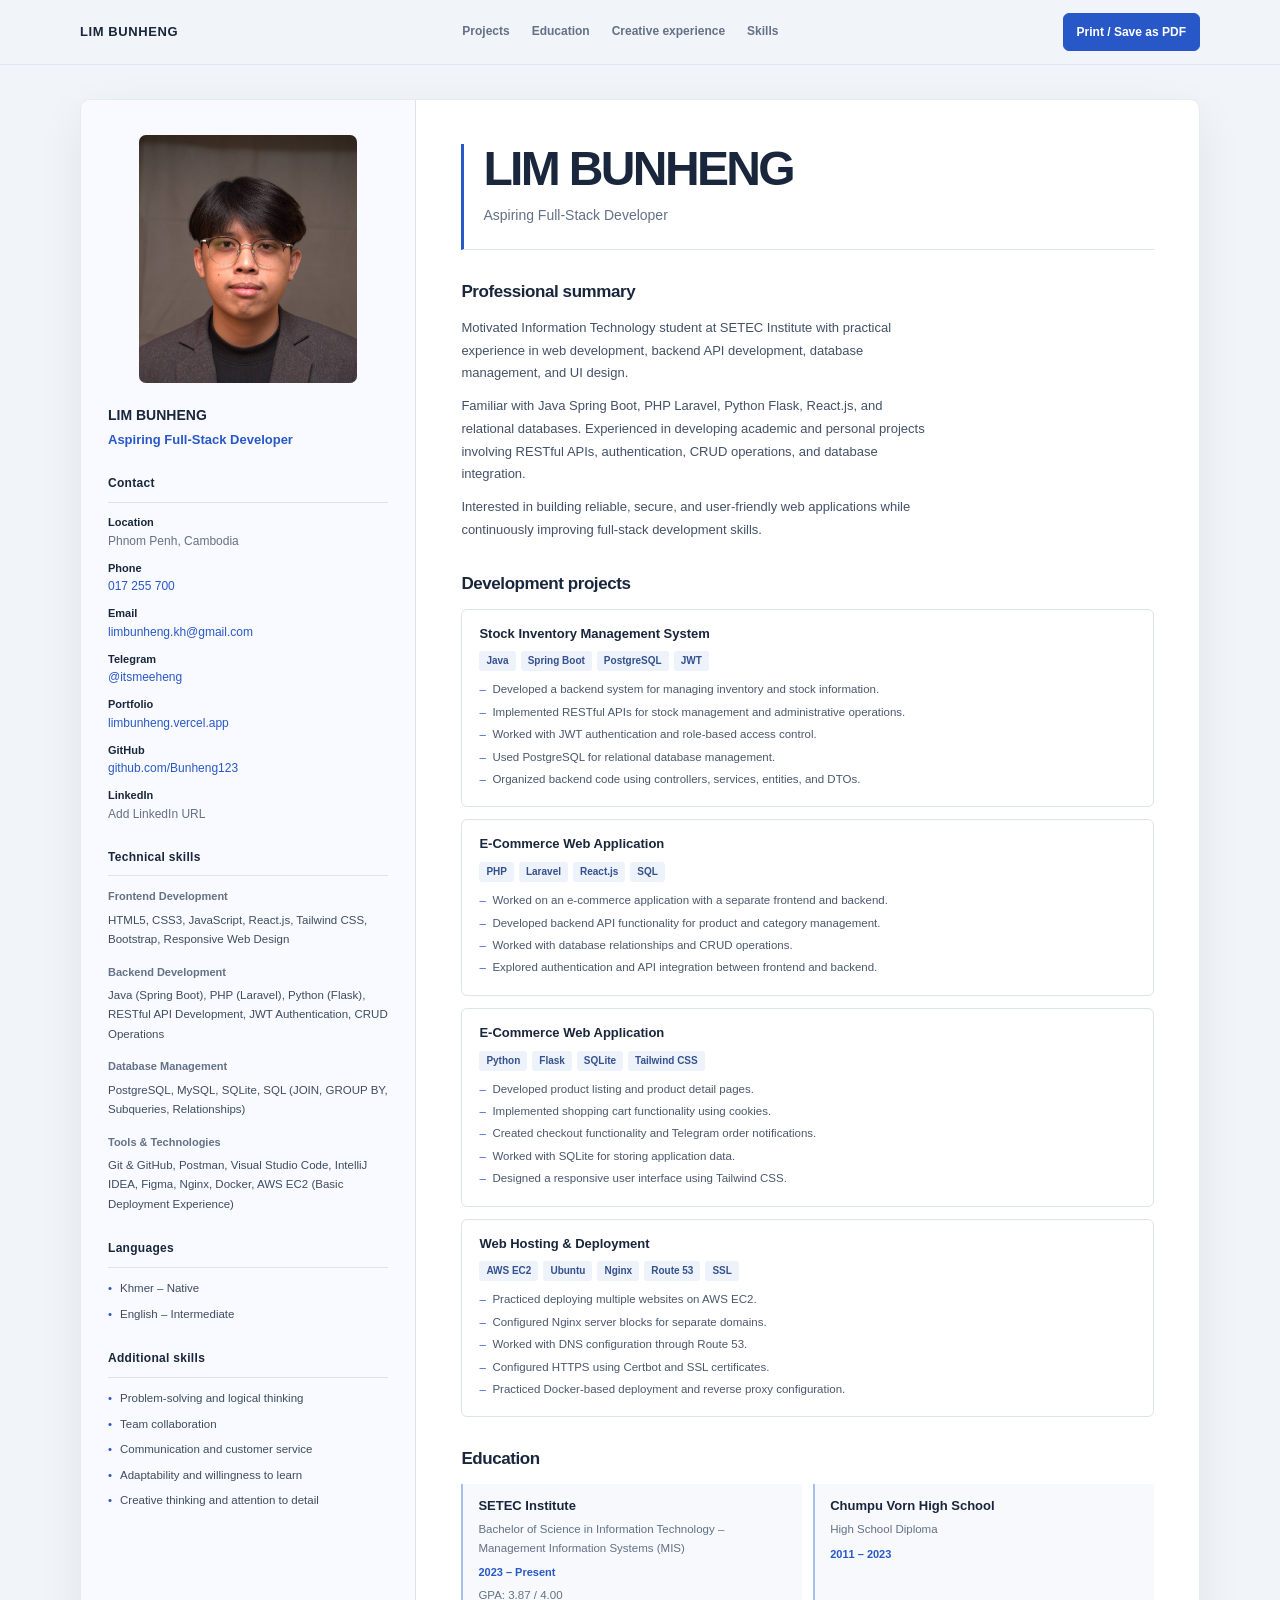
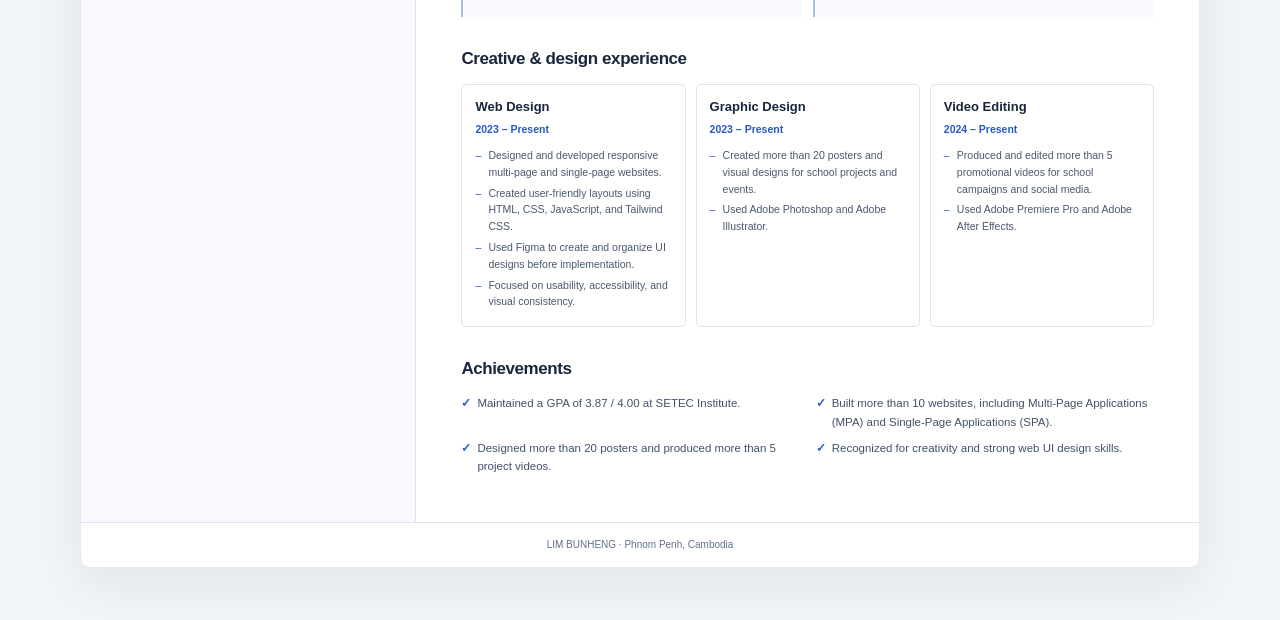
<file: cv.html>
<!doctype html>
<html lang="en">
  <head>
    <meta charset="utf-8">
    <meta name="viewport" content="width=device-width, initial-scale=1">
    <meta name="theme-color" content="#f1f4f8">
    <meta name="description" content="LIM BUNHENG — Aspiring Full-Stack Developer in Phnom Penh, Cambodia.">
    <title>LIM BUNHENG | Aspiring Full-Stack Developer</title>
    <style>
      :root {
        color-scheme: light;
        --ink: #19263b;
        --muted: #647187;
        --accent: #2858c8;
        --accent-dark: #1d459f;
        --paper: #ffffff;
        --canvas: #f1f4f8;
        --tint: #edf2fb;
        --line: #dce3ed;
        --sidebar: #f8faff;
        --page-width: 1120px;
        --sans: "Aptos", "Segoe UI", "Helvetica Neue", Arial, sans-serif;
      }

      *,
      *::before,
      *::after {
        box-sizing: border-box;
      }

      html {
        scroll-behavior: smooth;
        scroll-padding-top: 84px;
      }

      body {
        margin: 0;
        background: var(--canvas);
        color: var(--ink);
        font-family: var(--sans);
        font-size: 15px;
        line-height: 1.65;
        -webkit-font-smoothing: antialiased;
      }

      a {
        color: var(--accent);
        text-decoration-thickness: 1px;
        text-underline-offset: 3px;
        transition: color 160ms ease, border-color 160ms ease, background 160ms ease;
      }

      a:hover {
        color: var(--accent-dark);
      }

      a:focus-visible,
      button:focus-visible {
        outline: 3px solid #89a9f3;
        outline-offset: 3px;
      }

      .site-header {
        position: sticky;
        z-index: 5;
        top: 0;
        background: rgb(241 244 248 / 94%);
        border-bottom: 1px solid rgb(220 227 237 / 85%);
        backdrop-filter: blur(12px);
      }

      .nav {
        display: flex;
        width: min(var(--page-width), calc(100% - 48px));
        min-height: 64px;
        align-items: center;
        justify-content: space-between;
        gap: 20px;
        margin: 0 auto;
      }

      .nav-name {
        color: var(--ink);
        font-size: 13px;
        font-weight: 750;
        letter-spacing: 0.045em;
        text-decoration: none;
        white-space: nowrap;
      }

      .nav-links {
        display: flex;
        align-items: center;
        justify-content: flex-end;
        gap: 22px;
      }

      .nav-links a {
        color: var(--muted);
        font-size: 12px;
        font-weight: 600;
        text-decoration: none;
      }

      .nav-links a:hover {
        color: var(--accent);
      }

      .print-button {
        min-height: 38px;
        padding: 8px 13px;
        border: 1px solid var(--accent);
        border-radius: 6px;
        background: var(--accent);
        color: #fff;
        cursor: pointer;
        font: 650 12px var(--sans);
        white-space: nowrap;
      }

      .print-button:hover {
        border-color: var(--accent-dark);
        background: var(--accent-dark);
        color: #fff;
      }

      .page {
        width: min(var(--page-width), calc(100% - 48px));
        margin: 34px auto 52px;
        overflow: hidden;
        border: 1px solid #e6ebf2;
        border-radius: 10px;
        background: var(--paper);
        box-shadow: 0 16px 48px rgb(27 43 70 / 7%);
      }

      .resume {
        display: grid;
        grid-template-columns: minmax(245px, 30%) minmax(0, 1fr);
        align-items: stretch;
      }

      .sidebar {
        padding: 35px 27px 38px;
        background: var(--sidebar);
        border-right: 1px solid var(--line);
      }

      .portrait {
        display: block;
        width: 100%;
        max-width: 218px;
        aspect-ratio: 4 / 4.55;
        margin: 0 auto 23px;
        border-radius: 7px;
        background: #e2e7ef;
        object-fit: cover;
        object-position: center 39%;
      }

      .side-title {
        margin: 0;
        color: var(--ink);
        font-size: 14px;
        font-weight: 720;
        line-height: 1.35;
      }

      .side-role {
        margin: 5px 0 20px;
        color: var(--accent);
        font-size: 13px;
        font-weight: 620;
        line-height: 1.5;
      }

      .side-section {
        margin-top: 25px;
      }

      .side-heading {
        margin: 0 0 11px;
        padding-bottom: 8px;
        border-bottom: 1px solid var(--line);
        color: var(--ink);
        font-size: 12px;
        font-weight: 720;
        letter-spacing: 0.025em;
      }

      .contact-list,
      .plain-list,
      .achievement-list,
      .project-points {
        margin: 0;
        padding: 0;
        list-style: none;
      }

      .contact-list li {
        margin: 0 0 10px;
        color: var(--muted);
        font-size: 12px;
        line-height: 1.5;
        overflow-wrap: anywhere;
      }

      .contact-label {
        display: block;
        margin-bottom: 1px;
        color: var(--ink);
        font-size: 11px;
        font-weight: 700;
      }

      .contact-list a {
        text-decoration: none;
      }

      .contact-list a:hover {
        text-decoration: underline;
      }

      .placeholder-link {
        color: var(--muted);
        text-decoration: underline dotted;
        text-underline-offset: 3px;
      }

      .skill-group + .skill-group {
        margin-top: 13px;
      }

      .skill-group h4 {
        margin: 0 0 5px;
        color: var(--muted);
        font-size: 11px;
        font-weight: 700;
      }

      .skill-group p,
      .plain-list li {
        margin: 0;
        color: #3e4c61;
        font-size: 11.5px;
        line-height: 1.7;
      }

      .plain-list li {
        position: relative;
        margin: 0 0 6px;
        padding-left: 12px;
      }

      .plain-list li::before {
        position: absolute;
        top: 0;
        left: 0;
        color: var(--accent);
        content: "•";
      }

      .main-content {
        min-width: 0;
        padding: 44px 45px 46px;
      }

      .profile-heading {
        margin-bottom: 26px;
        padding: 0 0 22px 19px;
        border-bottom: 1px solid var(--line);
        border-left: 3px solid var(--accent);
      }

      h1 {
        margin: 0;
        font-size: clamp(32px, 4.5vw, 48px);
        font-weight: 760;
        letter-spacing: -0.055em;
        line-height: 1.06;
      }

      .profile-heading p {
        margin: 9px 0 0;
        color: var(--muted);
        font-size: 14px;
      }

      .section {
        margin-top: 31px;
        scroll-margin-top: 84px;
      }

      .section:first-child {
        margin-top: 0;
      }

      .section-heading {
        margin: 0 0 13px;
        color: var(--ink);
        font-size: 17px;
        font-weight: 730;
        letter-spacing: -0.025em;
        line-height: 1.35;
      }

      .summary p {
        max-width: 66ch;
        margin: 0 0 10px;
        color: #435168;
        font-size: 13px;
        line-height: 1.75;
      }

      .project-list {
        display: grid;
        gap: 12px;
      }

      .project-card {
        padding: 15px 17px 14px;
        border: 1px solid var(--line);
        border-radius: 6px;
        background: #fff;
        transition: border-color 160ms ease, background 160ms ease, transform 160ms ease;
      }

      .project-card:hover {
        transform: translateY(-2px);
        border-color: #b6c8ed;
        background: #fcfdff;
      }

      .project-card h3,
      .experience-card h3,
      .education-card h3 {
        margin: 0;
        color: var(--ink);
        font-size: 13px;
        font-weight: 720;
        line-height: 1.45;
      }

      .technology-list {
        display: flex;
        flex-wrap: wrap;
        gap: 5px;
        margin: 8px 0 9px;
      }

      .technology-list span {
        padding: 2px 7px;
        border-radius: 3px;
        background: var(--tint);
        color: #34518d;
        font-size: 10px;
        font-weight: 620;
        line-height: 1.6;
      }

      .project-points li,
      .experience-card li {
        position: relative;
        margin: 0 0 4px;
        padding-left: 13px;
        color: #4a586d;
        font-size: 11.5px;
        line-height: 1.6;
      }

      .project-points li::before,
      .experience-card li::before {
        position: absolute;
        top: 0;
        left: 0;
        color: var(--accent);
        content: "–";
      }

      .education-list {
        display: grid;
        grid-template-columns: 1fr 1fr;
        gap: 11px;
      }

      .education-card {
        padding: 13px 15px;
        border-left: 2px solid #a9bee9;
        background: #f7f9fd;
      }

      .education-card p {
        margin: 4px 0 0;
        color: var(--muted);
        font-size: 11.5px;
        line-height: 1.6;
      }

      .education-card .education-period {
        margin-top: 7px;
        color: var(--accent);
        font-size: 11px;
        font-weight: 650;
      }

      .experience-list {
        display: grid;
        grid-template-columns: repeat(3, minmax(0, 1fr));
        gap: 10px;
      }

      .experience-card {
        padding: 13px 13px 12px;
        border: 1px solid var(--line);
        border-radius: 5px;
      }

      .experience-card .period {
        display: block;
        margin: 4px 0 9px;
        color: var(--accent);
        font-size: 10.5px;
        font-weight: 620;
      }

      .experience-card ul {
        margin: 0;
        padding: 0;
        list-style: none;
      }

      .experience-card li {
        font-size: 10.5px;
      }

      .achievement-list {
        display: grid;
        grid-template-columns: 1fr 1fr;
        gap: 8px 16px;
      }

      .achievement-list li {
        position: relative;
        padding-left: 16px;
        color: #435168;
        font-size: 11.5px;
        line-height: 1.6;
      }

      .achievement-list li::before {
        position: absolute;
        left: 0;
        color: var(--accent);
        content: "✓";
        font-weight: 750;
      }

      .footer {
        padding: 14px 20px;
        border-top: 1px solid var(--line);
        color: var(--muted);
        font-size: 10px;
        text-align: center;
      }

      @media (max-width: 800px) {
        .page {
          margin-top: 22px;
        }

        .resume {
          grid-template-columns: minmax(210px, 31%) minmax(0, 1fr);
        }

        .sidebar {
          padding: 27px 20px 30px;
        }

        .main-content {
          padding: 35px 28px 38px;
        }

        .nav-links {
          gap: 13px;
        }

        .experience-list {
          grid-template-columns: 1fr;
        }
      }

      @media (max-width: 620px) {
        body {
          font-size: 14px;
        }

        .nav {
          width: calc(100% - 32px);
          min-height: 58px;
          flex-wrap: wrap;
          gap: 9px 14px;
          padding: 10px 0;
        }

        .nav-name {
          font-size: 12px;
        }

        .nav-links {
          order: 3;
          width: 100%;
          justify-content: space-between;
          gap: 8px;
        }

        .nav-links a {
          font-size: 11px;
        }

        .print-button {
          min-height: 34px;
          padding: 6px 10px;
          font-size: 11px;
        }

        .page {
          width: calc(100% - 24px);
          margin: 14px auto 28px;
          border-radius: 7px;
        }

        .resume {
          grid-template-columns: 1fr;
        }

        .sidebar {
          display: grid;
          grid-template-columns: minmax(90px, 118px) minmax(0, 1fr);
          align-items: center;
          column-gap: 18px;
          padding: 22px 21px 24px;
          border-right: 0;
          border-bottom: 1px solid var(--line);
        }

        .portrait {
          grid-column: 1;
          grid-row: 1 / span 2;
          width: 100%;
          margin: 0;
          aspect-ratio: 1 / 1.22;
        }

        .identity {
          align-self: end;
        }

        .side-role {
          margin-bottom: 0;
        }

        .side-section {
          grid-column: 1 / -1;
          margin-top: 21px;
        }

        .side-section.contact-section {
          margin-top: 18px;
        }

        .contact-list {
          display: grid;
          grid-template-columns: 1fr 1fr;
          gap: 0 14px;
        }

        .main-content {
          padding: 30px 22px 33px;
        }

        .profile-heading {
          margin-bottom: 23px;
        }

        h1 {
          font-size: clamp(32px, 9vw, 42px);
        }

        .education-list,
        .achievement-list {
          grid-template-columns: 1fr;
        }

        .experience-list {
          grid-template-columns: 1fr;
        }
      }

      @media (max-width: 380px) {
        .sidebar {
          grid-template-columns: 88px minmax(0, 1fr);
          column-gap: 13px;
          padding-right: 16px;
          padding-left: 16px;
        }

        .contact-list {
          grid-template-columns: 1fr;
        }

        .main-content {
          padding-right: 17px;
          padding-left: 17px;
        }
      }

      @media (prefers-reduced-motion: reduce) {
        *,
        *::before,
        *::after {
          scroll-behavior: auto !important;
          transition-duration: 0.01ms !important;
        }
      }

      @page {
        size: auto;
        margin: 12mm;
      }

      @media print {
        :root {
          --ink: #172033;
          --muted: #465166;
          --accent: #234ca4;
          --line: #d4d9e1;
          --sidebar: #fff;
          --tint: #f0f3f8;
        }

        html,
        body {
          width: auto;
          background: #fff !important;
          color: #172033 !important;
          font-size: 9.5pt;
          print-color-adjust: exact;
          -webkit-print-color-adjust: exact;
        }

        .site-header,
        .print-button {
          display: none !important;
        }

        .page {
          width: 100%;
          max-width: none;
          margin: 0;
          overflow: visible;
          border: 0;
          border-radius: 0;
          box-shadow: none;
        }

        .resume {
          grid-template-columns: 28% minmax(0, 1fr);
        }

        .sidebar {
          padding: 18px 16px 20px;
          border-right: 1px solid #d4d9e1;
        }

        .portrait {
          max-width: 175px;
          margin-bottom: 16px;
        }

        .main-content {
          padding: 21px 25px 24px;
        }

        .profile-heading {
          margin-bottom: 19px;
        }

        h1 {
          font-size: 27pt;
        }

        .section {
          margin-top: 20px;
        }

        .section-heading {
          margin-bottom: 9px;
          font-size: 13pt;
        }

        .project-list {
          gap: 8px;
        }

        .project-card,
        .experience-card,
        .education-card {
          break-inside: avoid;
          page-break-inside: avoid;
        }

        .experience-list {
          grid-template-columns: repeat(3, minmax(0, 1fr));
        }

        .education-list,
        .achievement-list {
          grid-template-columns: 1fr 1fr;
        }

        .project-card:hover {
          transform: none;
          background: #fff;
        }

        a {
          color: #234ca4 !important;
        }

        .footer {
          padding: 8px 0;
        }
      }
    </style>
  </head>
  <body>
    <header class="site-header">
      <nav class="nav" aria-label="Main navigation">
        <a class="nav-name" href="#top">LIM BUNHENG</a>
        <div class="nav-links">
          <a href="#projects">Projects</a>
          <a href="#education">Education</a>
          <a href="#experience">Creative experience</a>
          <a href="#skills">Skills</a>
        </div>
        <button class="print-button" type="button" onclick="window.print()">Print / Save as PDF</button>
      </nav>
    </header>

    <main class="page" id="top">
      <div class="resume">
        <aside class="sidebar" aria-label="Profile and skills">
          <img
            class="portrait"
            src="profile.jpg"
            alt="Portrait of LIM BUNHENG"
          >
          <div class="identity">
            <h2 class="side-title">LIM BUNHENG</h2>
            <p class="side-role">Aspiring Full-Stack Developer</p>
          </div>

          <section class="side-section contact-section" aria-labelledby="contact-heading">
            <h3 class="side-heading" id="contact-heading">Contact</h3>
            <ul class="contact-list">
              <li><span class="contact-label">Location</span>Phnom Penh, Cambodia</li>
              <li><span class="contact-label">Phone</span><a href="tel:017255700">017 255 700</a></li>
              <li><span class="contact-label">Email</span><a href="mailto:limbunheng.kh@gmail.com">limbunheng.kh@gmail.com</a></li>
              <li><span class="contact-label">Telegram</span><a href="https://t.me/itsmeeheng" target="_blank" rel="noopener noreferrer">@itsmeeheng</a></li>
              <li><span class="contact-label">Portfolio</span><a href="https://limbunheng.vercel.app" target="_blank" rel="noopener noreferrer">limbunheng.vercel.app</a></li>
              <li><span class="contact-label">GitHub</span><a href="https://github.com/Bunheng123" target="_blank" rel="noopener noreferrer">github.com/Bunheng123</a></li>
              <li><span class="contact-label">LinkedIn</span><a class="placeholder-link" id="linkedin-placeholder" href="#linkedin-placeholder">Add LinkedIn URL</a></li>
            </ul>
          </section>

          <section class="side-section" id="skills" aria-labelledby="skills-heading">
            <h3 class="side-heading" id="skills-heading">Technical skills</h3>
            <div class="skill-group">
              <h4>Frontend Development</h4>
              <p>HTML5, CSS3, JavaScript, React.js, Tailwind CSS, Bootstrap, Responsive Web Design</p>
            </div>
            <div class="skill-group">
              <h4>Backend Development</h4>
              <p>Java (Spring Boot), PHP (Laravel), Python (Flask), RESTful API Development, JWT Authentication, CRUD Operations</p>
            </div>
            <div class="skill-group">
              <h4>Database Management</h4>
              <p>PostgreSQL, MySQL, SQLite, SQL (JOIN, GROUP BY, Subqueries, Relationships)</p>
            </div>
            <div class="skill-group">
              <h4>Tools &amp; Technologies</h4>
              <p>Git &amp; GitHub, Postman, Visual Studio Code, IntelliJ IDEA, Figma, Nginx, Docker, AWS EC2 (Basic Deployment Experience)</p>
            </div>
          </section>

          <section class="side-section" aria-labelledby="languages-heading">
            <h3 class="side-heading" id="languages-heading">Languages</h3>
            <ul class="plain-list">
              <li>Khmer – Native</li>
              <li>English – Intermediate</li>
            </ul>
          </section>

          <section class="side-section" aria-labelledby="additional-heading">
            <h3 class="side-heading" id="additional-heading">Additional skills</h3>
            <ul class="plain-list">
              <li>Problem-solving and logical thinking</li>
              <li>Team collaboration</li>
              <li>Communication and customer service</li>
              <li>Adaptability and willingness to learn</li>
              <li>Creative thinking and attention to detail</li>
            </ul>
          </section>
        </aside>

        <div class="main-content">
          <header class="profile-heading">
            <h1>LIM BUNHENG</h1>
            <p>Aspiring Full-Stack Developer</p>
          </header>

          <section class="section summary" aria-labelledby="summary-heading">
            <h2 class="section-heading" id="summary-heading">Professional summary</h2>
            <p>Motivated Information Technology student at SETEC Institute with practical experience in web development, backend API development, database management, and UI design.</p>
            <p>Familiar with Java Spring Boot, PHP Laravel, Python Flask, React.js, and relational databases. Experienced in developing academic and personal projects involving RESTful APIs, authentication, CRUD operations, and database integration.</p>
            <p>Interested in building reliable, secure, and user-friendly web applications while continuously improving full-stack development skills.</p>
          </section>

          <section class="section" id="projects" aria-labelledby="projects-heading">
            <h2 class="section-heading" id="projects-heading">Development projects</h2>
            <div class="project-list">
              <article class="project-card">
                <h3>Stock Inventory Management System</h3>
                <div class="technology-list" aria-label="Technologies">
                  <span>Java</span><span>Spring Boot</span><span>PostgreSQL</span><span>JWT</span>
                </div>
                <ul class="project-points">
                  <li>Developed a backend system for managing inventory and stock information.</li>
                  <li>Implemented RESTful APIs for stock management and administrative operations.</li>
                  <li>Worked with JWT authentication and role-based access control.</li>
                  <li>Used PostgreSQL for relational database management.</li>
                  <li>Organized backend code using controllers, services, entities, and DTOs.</li>
                </ul>
              </article>

              <article class="project-card">
                <h3>E-Commerce Web Application</h3>
                <div class="technology-list" aria-label="Technologies">
                  <span>PHP</span><span>Laravel</span><span>React.js</span><span>SQL</span>
                </div>
                <ul class="project-points">
                  <li>Worked on an e-commerce application with a separate frontend and backend.</li>
                  <li>Developed backend API functionality for product and category management.</li>
                  <li>Worked with database relationships and CRUD operations.</li>
                  <li>Explored authentication and API integration between frontend and backend.</li>
                </ul>
              </article>

              <article class="project-card">
                <h3>E-Commerce Web Application</h3>
                <div class="technology-list" aria-label="Technologies">
                  <span>Python</span><span>Flask</span><span>SQLite</span><span>Tailwind CSS</span>
                </div>
                <ul class="project-points">
                  <li>Developed product listing and product detail pages.</li>
                  <li>Implemented shopping cart functionality using cookies.</li>
                  <li>Created checkout functionality and Telegram order notifications.</li>
                  <li>Worked with SQLite for storing application data.</li>
                  <li>Designed a responsive user interface using Tailwind CSS.</li>
                </ul>
              </article>

              <article class="project-card">
                <h3>Web Hosting &amp; Deployment</h3>
                <div class="technology-list" aria-label="Technologies">
                  <span>AWS EC2</span><span>Ubuntu</span><span>Nginx</span><span>Route 53</span><span>SSL</span>
                </div>
                <ul class="project-points">
                  <li>Practiced deploying multiple websites on AWS EC2.</li>
                  <li>Configured Nginx server blocks for separate domains.</li>
                  <li>Worked with DNS configuration through Route 53.</li>
                  <li>Configured HTTPS using Certbot and SSL certificates.</li>
                  <li>Practiced Docker-based deployment and reverse proxy configuration.</li>
                </ul>
              </article>
            </div>
          </section>

          <section class="section" id="education" aria-labelledby="education-heading">
            <h2 class="section-heading" id="education-heading">Education</h2>
            <div class="education-list">
              <article class="education-card">
                <h3>SETEC Institute</h3>
                <p>Bachelor of Science in Information Technology – Management Information Systems (MIS)</p>
                <p class="education-period">2023 – Present</p>
                <p>GPA: 3.87 / 4.00</p>
              </article>
              <article class="education-card">
                <h3>Chumpu Vorn High School</h3>
                <p>High School Diploma</p>
                <p class="education-period">2011 – 2023</p>
              </article>
            </div>
          </section>

          <section class="section" id="experience" aria-labelledby="experience-heading">
            <h2 class="section-heading" id="experience-heading">Creative &amp; design experience</h2>
            <div class="experience-list">
              <article class="experience-card">
                <h3>Web Design</h3>
                <span class="period">2023 – Present</span>
                <ul>
                  <li>Designed and developed responsive multi-page and single-page websites.</li>
                  <li>Created user-friendly layouts using HTML, CSS, JavaScript, and Tailwind CSS.</li>
                  <li>Used Figma to create and organize UI designs before implementation.</li>
                  <li>Focused on usability, accessibility, and visual consistency.</li>
                </ul>
              </article>
              <article class="experience-card">
                <h3>Graphic Design</h3>
                <span class="period">2023 – Present</span>
                <ul>
                  <li>Created more than 20 posters and visual designs for school projects and events.</li>
                  <li>Used Adobe Photoshop and Adobe Illustrator.</li>
                </ul>
              </article>
              <article class="experience-card">
                <h3>Video Editing</h3>
                <span class="period">2024 – Present</span>
                <ul>
                  <li>Produced and edited more than 5 promotional videos for school campaigns and social media.</li>
                  <li>Used Adobe Premiere Pro and Adobe After Effects.</li>
                </ul>
              </article>
            </div>
          </section>

          <section class="section" aria-labelledby="achievements-heading">
            <h2 class="section-heading" id="achievements-heading">Achievements</h2>
            <ul class="achievement-list">
              <li>Maintained a GPA of 3.87 / 4.00 at SETEC Institute.</li>
              <li>Built more than 10 websites, including Multi-Page Applications (MPA) and Single-Page Applications (SPA).</li>
              <li>Designed more than 20 posters and produced more than 5 project videos.</li>
              <li>Recognized for creativity and strong web UI design skills.</li>
            </ul>
          </section>
        </div>
      </div>
      <footer class="footer">LIM BUNHENG · Phnom Penh, Cambodia</footer>
    </main>
  </body>
</html>
</file>
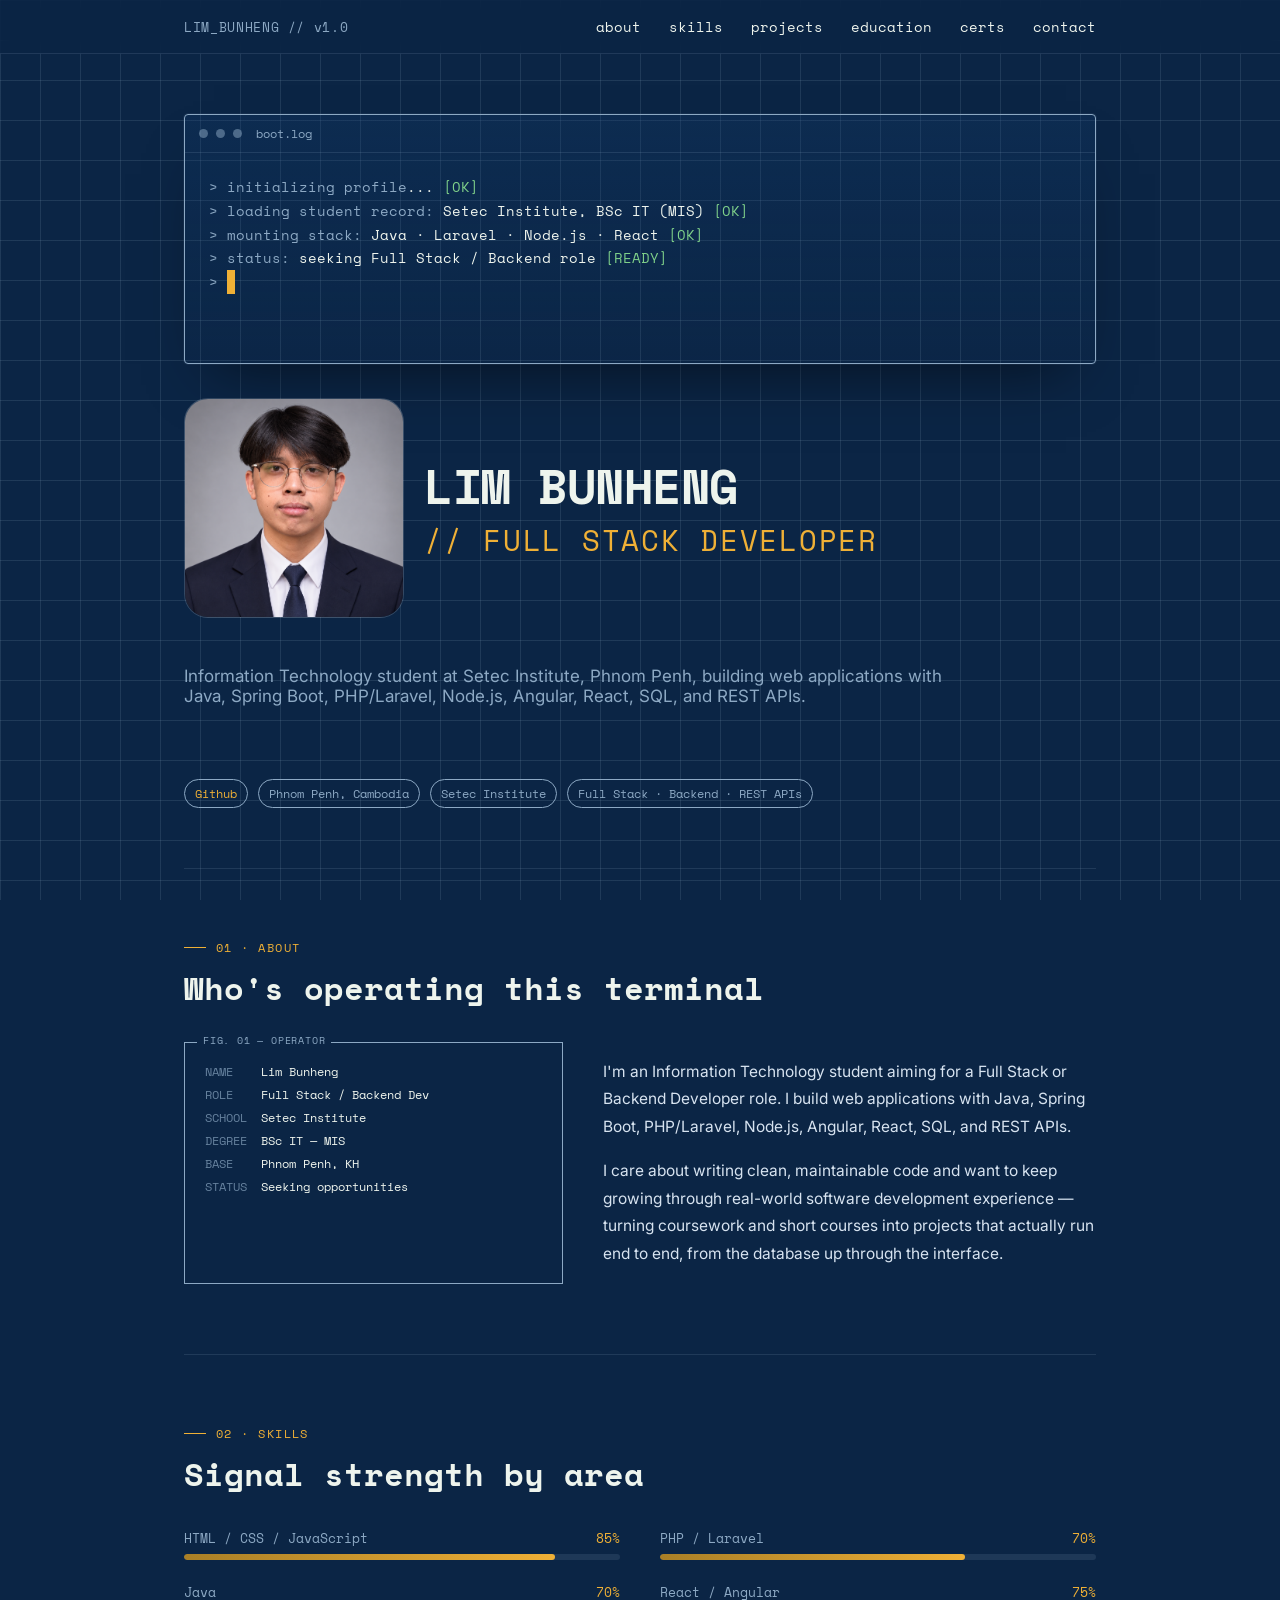
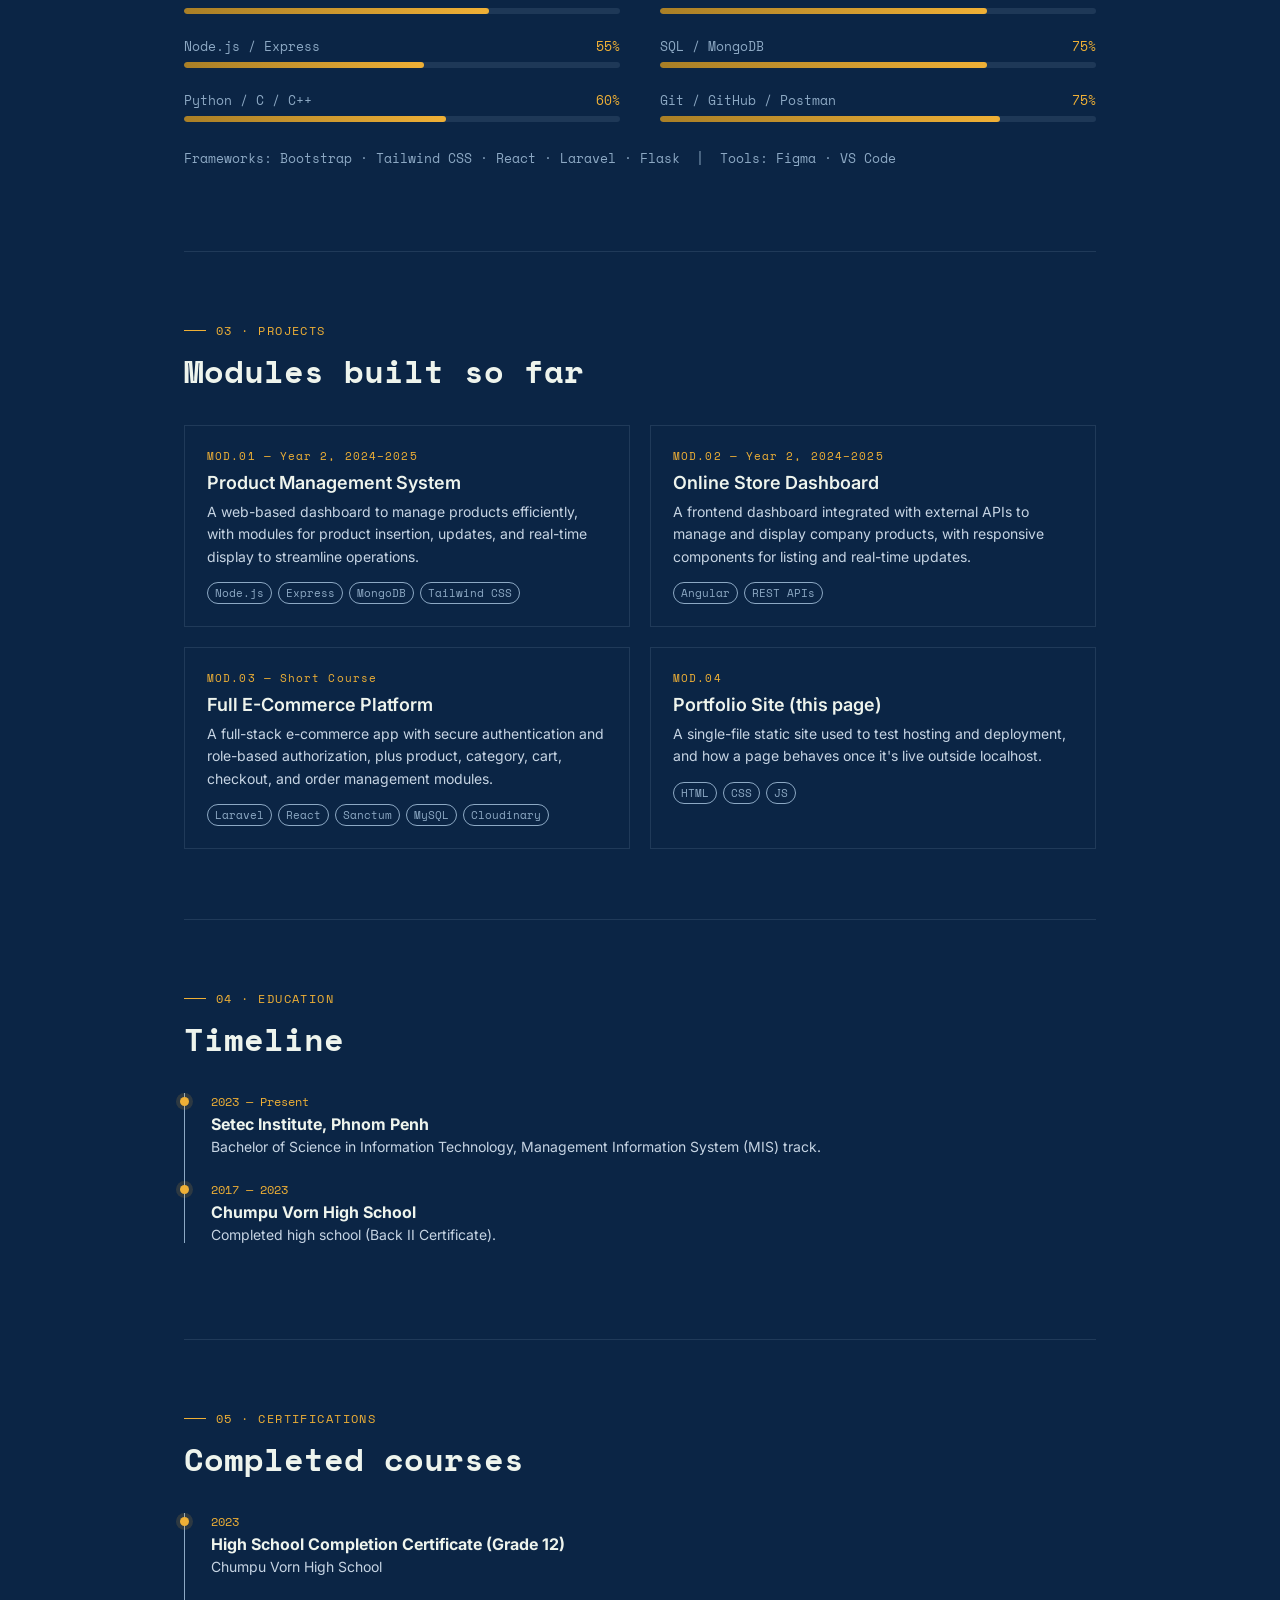
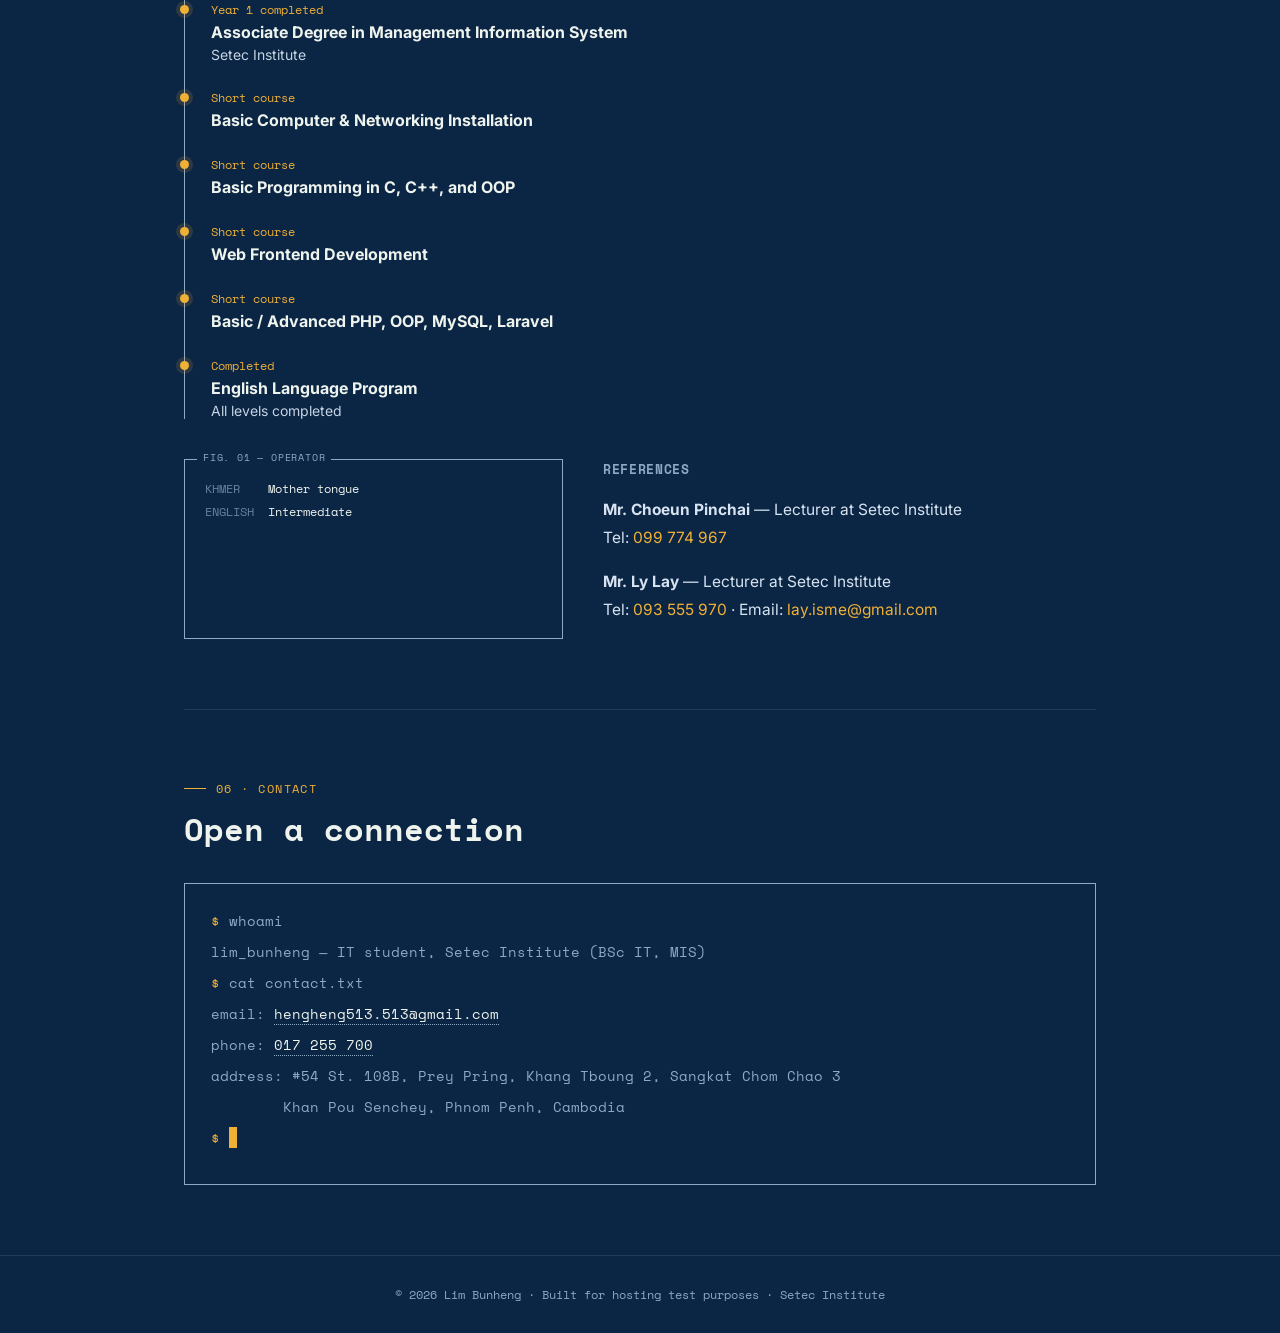
<file: portfolio.html>
<!doctype html>
<html lang="en">
  <head>
    <meta charset="UTF-8" />
    <meta name="viewport" content="width=device-width, initial-scale=1.0" />
    <title>Lim Bunheng — IT Student, Setec Institute</title>
    <link rel="preconnect" href="https://fonts.googleapis.com" />
    <link
      href="https://fonts.googleapis.com/css2?family=Space+Mono:wght@400;700&family=Inter:wght@400;500;600;700&display=swap"
      rel="stylesheet"
    />
    <style>
      :root {
        --blue-deep: #0b2545;
        --blue-mid: #134074;
        --blue-line: #8da9c4;
        --paper: #eef4ed;
        --amber: #efb036;
        --amber-dim: #a97f26;
        --grid-line: rgba(141, 169, 196, 0.16);
      }

      * {
        box-sizing: border-box;
      }
      html {
        scroll-behavior: smooth;
      }

      body {
        margin: 0;
        background: var(--blue-deep);
        color: var(--paper);
        font-family: "Inter", sans-serif;
        overflow-x: hidden;
      }

      /* blueprint grid backdrop */
      .grid-bg {
        position: fixed;
        inset: 0;
        z-index: 0;
        background-image:
          linear-gradient(var(--grid-line) 1px, transparent 1px),
          linear-gradient(90deg, var(--grid-line) 1px, transparent 1px);
        background-size: 40px 40px;
        pointer-events: none;
      }

      a {
        color: var(--amber);
        text-decoration: none;
      }

      .wrap {
        position: relative;
        z-index: 1;
        max-width: 960px;
        margin: 0 auto;
        padding: 0 24px;
      }

      .mono {
        font-family: "Space Mono", monospace;
      }

      /* ===== NAV ===== */
      header {
        position: sticky;
        top: 0;
        z-index: 10;
        background: rgba(11, 37, 69, 0.85);
        backdrop-filter: blur(6px);
        border-bottom: 1px solid var(--grid-line);
      }
      nav {
        display: flex;
        justify-content: space-between;
        align-items: center;
        padding: 16px 24px;
        max-width: 960px;
        margin: 0 auto;
      }
      .nav-id {
        font-family: "Space Mono", monospace;
        font-size: 13px;
        color: var(--blue-line);
        letter-spacing: 0.05em;
      }
      .nav-links {
        display: flex;
        gap: 28px;
      }
      .nav-links a {
        color: var(--paper);
        font-size: 14px;
        font-family: "Space Mono", monospace;
        position: relative;
      }
      .nav-links a::after {
        content: "";
        position: absolute;
        left: 0;
        bottom: -6px;
        width: 0;
        height: 1px;
        background: var(--amber);
        transition: width 0.25s ease;
      }
      .nav-links a:hover::after {
        width: 100%;
      }

      /* ===== HERO / BOOT SEQUENCE ===== */
      .hero {
        min-height: 88vh;
        display: grid;
        grid-template-columns: 1fr;
        gap: 34px;
        justify-items: start;
        padding-top: 60px;
        padding-bottom: 60px;
      }
      .hero-inner {
        display: grid;
        grid-template-columns: auto 1fr;
        gap: 20px;
        align-items: center;
        max-width: 760px;
        width: 100%;
        margin: 0;
      }
      .hero-avatar {
        width: 220px;
        min-width: 220px;
        aspect-ratio: 1 / 1;
        border-radius: 24px;
        overflow: hidden;
        border: 1px solid rgba(255, 255, 255, 0.14);
        background: linear-gradient(
          180deg,
          rgba(255, 255, 255, 0.08),
          rgba(255, 255, 255, 0.02)
        );
      }
      .hero-avatar img {
        width: 100%;
        height: 100%;
        object-fit: cover;
        display: block;
      }
      @media (max-width: 720px) {
        .hero-inner {
          grid-template-columns: 1fr;
          justify-items: center;
        }
        .hero-avatar {
          margin: 0 auto;
        }
        .hero-sub,
        .hero-tags {
          margin-left: 0;
          max-width: 720px;
          width: 100%;
        }
      }
      .terminal {
        width: 100%;
        border: 1px solid var(--blue-line);
        border-radius: 4px;
        background: linear-gradient(
          180deg,
          rgba(19, 64, 116, 0.25),
          rgba(19, 64, 116, 0.05)
        );
        box-shadow:
          0 0 0 1px rgba(141, 169, 196, 0.08),
          0 30px 60px -30px rgba(0, 0, 0, 0.6);
        overflow: hidden;
      }
      .terminal-bar {
        display: flex;
        align-items: center;
        gap: 8px;
        padding: 10px 14px;
        border-bottom: 1px solid var(--grid-line);
        font-family: "Space Mono", monospace;
        font-size: 12px;
        color: var(--blue-line);
      }
      .dot {
        width: 9px;
        height: 9px;
        border-radius: 50%;
        background: var(--blue-line);
        opacity: 0.5;
      }
      .terminal-body {
        padding: 22px 24px 26px;
        font-family: "Space Mono", monospace;
        font-size: 14px;
        line-height: 1.7;
        min-height: 210px;
      }
      .boot-line {
        color: var(--blue-line);
        opacity: 0;
      }
      .boot-line .ok {
        color: #7fd08a;
      }
      .boot-line .val {
        color: var(--paper);
      }
      .caret {
        display: inline-block;
        width: 8px;
        background: var(--amber);
        animation: blink 1s steps(1) infinite;
      }
      @keyframes blink {
        50% {
          opacity: 0;
        }
      }

      .hero-title {
        margin: 0;
        font-family: "Space Mono", monospace;
        font-weight: 700;
        font-size: clamp(28px, 5vw, 48px);
        line-height: 1.1;
        letter-spacing: -0.01em;
      }
      .hero-title .role-line {
        display: block;
        margin-top: 12px;
        font-size: 0.6em;
        font-weight: 500;
        letter-spacing: 0.06em;
        text-transform: uppercase;
      }
      .hero-title .amber {
        color: var(--amber);
      }
      .hero-sub {
        margin-top: 14px;
        color: var(--blue-line);
        font-size: 17px;
        max-width: 760px;
      }
      .hero-tags {
        margin-top: 22px;
        display: flex;
        gap: 10px;
        flex-wrap: wrap;
        max-width: 760px;
      }
      .tag {
        font-family: "Space Mono", monospace;
        font-size: 12px;
        border: 1px solid var(--blue-line);
        color: var(--blue-line);
        padding: 5px 10px;
        border-radius: 100px;
      }

      /* ===== SECTION HEADERS ===== */
      .sect {
        padding: 70px 0;
        border-top: 1px solid var(--grid-line);
      }
      .sect-label {
        font-family: "Space Mono", monospace;
        font-size: 12px;
        color: var(--amber);
        letter-spacing: 0.12em;
        text-transform: uppercase;
        margin-bottom: 8px;
        display: flex;
        align-items: center;
        gap: 10px;
      }
      .sect-label::before {
        content: "";
        width: 22px;
        height: 1px;
        background: var(--amber);
      }
      .sect h2 {
        font-family: "Space Mono", monospace;
        font-size: clamp(22px, 3.5vw, 32px);
        margin: 0 0 30px;
        font-weight: 700;
      }

      /* ===== ABOUT ===== */
      .about-grid {
        display: grid;
        grid-template-columns: 1fr 1.3fr;
        gap: 40px;
      }
      @media (max-width: 720px) {
        .about-grid {
          grid-template-columns: 1fr;
        }
      }
      .schematic-box {
        border: 1px solid var(--blue-line);
        padding: 20px;
        font-family: "Space Mono", monospace;
        font-size: 12px;
        color: var(--blue-line);
        position: relative;
      }
      .schematic-box::before {
        content: "FIG. 01 — OPERATOR";
        position: absolute;
        top: -10px;
        left: 12px;
        background: var(--blue-deep);
        padding: 0 6px;
        font-size: 10px;
        letter-spacing: 0.08em;
      }
      .schematic-box dl {
        margin: 0;
        display: grid;
        grid-template-columns: auto 1fr;
        gap: 6px 14px;
      }
      .schematic-box dt {
        color: var(--blue-line);
        opacity: 0.7;
      }
      .schematic-box dd {
        margin: 0;
        color: var(--paper);
      }
      .about-text p {
        line-height: 1.8;
        color: #d7e3f0;
        font-size: 15.5px;
      }

      /* ===== SKILLS ===== */
      .skills {
        display: grid;
        grid-template-columns: 1fr 1fr;
        gap: 22px 40px;
      }
      @media (max-width: 720px) {
        .skills {
          grid-template-columns: 1fr;
        }
      }
      .skill-row {
        font-family: "Space Mono", monospace;
        font-size: 13px;
      }
      .skill-top {
        display: flex;
        justify-content: space-between;
        margin-bottom: 6px;
        color: var(--blue-line);
      }
      .skill-top span:last-child {
        color: var(--amber);
      }
      .meter {
        height: 6px;
        background: rgba(141, 169, 196, 0.15);
        border-radius: 3px;
        overflow: hidden;
      }
      .meter i {
        display: block;
        height: 100%;
        background: linear-gradient(90deg, var(--amber-dim), var(--amber));
        width: 0;
        transition: width 1.4s ease;
        border-radius: 3px;
      }

      /* ===== PROJECTS ===== */
      .modules {
        display: grid;
        grid-template-columns: repeat(2, 1fr);
        gap: 20px;
      }
      @media (max-width: 720px) {
        .modules {
          grid-template-columns: 1fr;
        }
      }
      .module {
        border: 1px solid var(--grid-line);
        padding: 22px;
        position: relative;
        transition:
          border-color 0.25s ease,
          transform 0.25s ease;
      }
      .module:hover {
        border-color: var(--amber);
        transform: translateY(-3px);
      }
      .module .mod-id {
        font-family: "Space Mono", monospace;
        font-size: 11px;
        color: var(--amber);
        letter-spacing: 0.1em;
      }
      .module h3 {
        margin: 8px 0 8px;
        font-size: 18px;
        font-family: "Inter", sans-serif;
        font-weight: 600;
      }
      .module p {
        margin: 0 0 14px;
        font-size: 14px;
        color: #c6d4e3;
        line-height: 1.6;
      }
      .module .stack {
        display: flex;
        gap: 6px;
        flex-wrap: wrap;
      }
      .module .stack span {
        font-family: "Space Mono", monospace;
        font-size: 11px;
        color: var(--blue-line);
        border: 1px solid var(--blue-line);
        padding: 2px 7px;
        border-radius: 100px;
      }

      /* ===== EDUCATION ===== */
      .timeline {
        border-left: 1px solid var(--blue-line);
        padding-left: 26px;
      }
      .t-item {
        position: relative;
        margin-bottom: 26px;
      }
      .t-item::before {
        content: "";
        position: absolute;
        left: -31px;
        top: 4px;
        width: 9px;
        height: 9px;
        border-radius: 50%;
        background: var(--amber);
        box-shadow: 0 0 0 4px rgba(239, 176, 54, 0.15);
      }
      .t-item .t-when {
        font-family: "Space Mono", monospace;
        font-size: 12px;
        color: var(--amber);
      }
      .t-item h4 {
        margin: 4px 0 4px;
        font-size: 16px;
      }
      .t-item p {
        margin: 0;
        color: #c6d4e3;
        font-size: 14px;
      }

      /* ===== CONTACT ===== */
      .contact-term {
        border: 1px solid var(--blue-line);
        padding: 26px;
        font-family: "Space Mono", monospace;
        font-size: 14px;
      }
      .contact-term .line {
        margin-bottom: 10px;
        color: var(--blue-line);
      }
      .contact-term .prompt {
        color: var(--amber);
      }
      .contact-term a {
        color: var(--paper);
        border-bottom: 1px dotted var(--blue-line);
      }
      .contact-term a:hover {
        color: var(--amber);
        border-color: var(--amber);
      }

      footer {
        text-align: center;
        padding: 30px 0;
        font-family: "Space Mono", monospace;
        font-size: 12px;
        color: var(--blue-line);
        border-top: 1px solid var(--grid-line);
      }

      @media (prefers-reduced-motion: reduce) {
        .caret {
          animation: none;
        }
        .meter i {
          transition: none;
        }
      }
    </style>
  </head>
  <body>
    <div class="grid-bg"></div>

    <header>
      <nav>
        <div class="nav-id mono">LIM_BUNHENG // v1.0</div>
        <div class="nav-links">
          <a href="#about">about</a>
          <a href="#skills">skills</a>
          <a href="#projects">projects</a>
          <a href="#education">education</a>
          <a href="#certifications">certs</a>
          <a href="#contact">contact</a>
        </div>
      </nav>
    </header>

    <main class="wrap">
      <section class="hero">
        <div class="terminal">
          <div class="terminal-bar">
            <span class="dot"></span><span class="dot"></span
            ><span class="dot"></span>
            <span style="margin-left: 6px">boot.log</span>
          </div>
          <div class="terminal-body" id="bootBody">
            <div class="boot-line">
              &gt; initializing profile<span class="val">...</span>
              <span class="ok">[OK]</span>
            </div>
            <div class="boot-line">
              &gt; loading student record:
              <span class="val">Setec Institute, BSc IT (MIS)</span>
              <span class="ok">[OK]</span>
            </div>
            <div class="boot-line">
              &gt; mounting stack:
              <span class="val">Java · Laravel · Node.js · React</span>
              <span class="ok">[OK]</span>
            </div>
            <div class="boot-line">
              &gt; status:
              <span class="val">seeking Full Stack / Backend role</span>
              <span class="ok">[READY]</span>
            </div>
            <div class="boot-line">&gt; <span class="caret">&nbsp;</span></div>
          </div>
        </div>

        <div class="hero-inner">
          <div class="hero-avatar">
            <img src="assets/profile.png" alt="Profile photo of Lim Bunheng" />
          </div>
          <div class="hero-text">
            <h1 class="hero-title">
              LIM BUNHENG
              <span class="amber role-line">// Full Stack Developer</span>
            </h1>
          </div>
        </div>

        <p class="hero-sub">
          Information Technology student at Setec Institute, Phnom Penh,
          building web applications with Java, Spring Boot, PHP/Laravel,
          Node.js, Angular, React, SQL, and REST APIs.
        </p>
        <div class="hero-tags">
          <a
            class="tag"
            href="https://github.com/Bunheng123"
            target="_blank"
            rel="noopener"
            style="color: #efb036"
            >Github</a
          >
          <span class="tag">Phnom Penh, Cambodia</span>
          <span class="tag">Setec Institute</span>
          <span class="tag">Full Stack · Backend · REST APIs</span>
        </div>
      </section>

      <section class="sect" id="about">
        <div class="sect-label">01 · About</div>
        <h2>Who's operating this terminal</h2>
        <div class="about-grid">
          <div class="schematic-box">
            <dl>
              <dt>NAME</dt>
              <dd>Lim Bunheng</dd>
              <dt>ROLE</dt>
              <dd>Full Stack / Backend Dev</dd>
              <dt>SCHOOL</dt>
              <dd>Setec Institute</dd>
              <dt>DEGREE</dt>
              <dd>BSc IT — MIS</dd>
              <dt>BASE</dt>
              <dd>Phnom Penh, KH</dd>
              <dt>STATUS</dt>
              <dd>Seeking opportunities</dd>
            </dl>
          </div>
          <div class="about-text">
            <p>
              I'm an Information Technology student aiming for a Full Stack or
              Backend Developer role. I build web applications with Java, Spring
              Boot, PHP/Laravel, Node.js, Angular, React, SQL, and REST APIs.
            </p>
            <p>
              I care about writing clean, maintainable code and want to keep
              growing through real-world software development experience —
              turning coursework and short courses into projects that actually
              run end to end, from the database up through the interface.
            </p>
          </div>
        </div>
      </section>

      <section class="sect" id="skills">
        <div class="sect-label">02 · Skills</div>
        <h2>Signal strength by area</h2>
        <div class="skills">
          <div class="skill-row">
            <div class="skill-top">
              <span>HTML / CSS / JavaScript</span><span>85%</span>
            </div>
            <div class="meter"><i style="width: 85%"></i></div>
          </div>
          <div class="skill-row">
            <div class="skill-top">
              <span>PHP / Laravel</span><span>70%</span>
            </div>
            <div class="meter"><i style="width: 70%"></i></div>
          </div>
          <div class="skill-row">
            <div class="skill-top"><span>Java</span><span>70%</span></div>
            <div class="meter"><i style="width: 70%"></i></div>
          </div>
          <div class="skill-row">
            <div class="skill-top">
              <span>React / Angular</span><span>75%</span>
            </div>
            <div class="meter"><i style="width: 75%"></i></div>
          </div>
          <div class="skill-row">
            <div class="skill-top">
              <span>Node.js / Express</span><span>55%</span>
            </div>
            <div class="meter"><i style="width: 55%"></i></div>
          </div>
          <div class="skill-row">
            <div class="skill-top">
              <span>SQL / MongoDB</span><span>75%</span>
            </div>
            <div class="meter"><i style="width: 75%"></i></div>
          </div>
          <div class="skill-row">
            <div class="skill-top">
              <span>Python / C / C++</span><span>60%</span>
            </div>
            <div class="meter"><i style="width: 60%"></i></div>
          </div>
          <div class="skill-row">
            <div class="skill-top">
              <span>Git / GitHub / Postman</span><span>75%</span>
            </div>
            <div class="meter"><i style="width: 78%"></i></div>
          </div>
        </div>
        <p
          style="
            margin-top: 26px;
            font-family: &quot;Space Mono&quot;, monospace;
            font-size: 13px;
            color: var(--blue-line);
          "
        >
          Frameworks: Bootstrap · Tailwind CSS · React · Laravel · Flask
          &nbsp;|&nbsp; Tools: Figma · VS Code
        </p>
      </section>

      <section class="sect" id="projects">
        <div class="sect-label">03 · Projects</div>
        <h2>Modules built so far</h2>
        <div class="modules">
          <div class="module">
            <div class="mod-id">MOD.01 — Year 2, 2024–2025</div>
            <h3>Product Management System</h3>
            <p>
              A web-based dashboard to manage products efficiently, with modules
              for product insertion, updates, and real-time display to
              streamline operations.
            </p>
            <div class="stack">
              <span>Node.js</span><span>Express</span><span>MongoDB</span
              ><span>Tailwind CSS</span>
            </div>
          </div>
          <div class="module">
            <div class="mod-id">MOD.02 — Year 2, 2024–2025</div>
            <h3>Online Store Dashboard</h3>
            <p>
              A frontend dashboard integrated with external APIs to manage and
              display company products, with responsive components for listing
              and real-time updates.
            </p>
            <div class="stack"><span>Angular</span><span>REST APIs</span></div>
          </div>
          <div class="module">
            <div class="mod-id">MOD.03 — Short Course</div>
            <h3>Full E-Commerce Platform</h3>
            <p>
              A full-stack e-commerce app with secure authentication and
              role-based authorization, plus product, category, cart, checkout,
              and order management modules.
            </p>
            <div class="stack">
              <span>Laravel</span><span>React</span><span>Sanctum</span
              ><span>MySQL</span><span>Cloudinary</span>
            </div>
          </div>
          <div class="module">
            <div class="mod-id">MOD.04</div>
            <h3>Portfolio Site (this page)</h3>
            <p>
              A single-file static site used to test hosting and deployment, and
              how a page behaves once it's live outside localhost.
            </p>
            <div class="stack">
              <span>HTML</span><span>CSS</span><span>JS</span>
            </div>
          </div>
        </div>
      </section>

      <section class="sect" id="education">
        <div class="sect-label">04 · Education</div>
        <h2>Timeline</h2>
        <div class="timeline">
          <div class="t-item">
            <div class="t-when">2023 — Present</div>
            <h4>Setec Institute, Phnom Penh</h4>
            <p>
              Bachelor of Science in Information Technology, Management
              Information System (MIS) track.
            </p>
          </div>
          <div class="t-item">
            <div class="t-when">2017 — 2023</div>
            <h4>Chumpu Vorn High School</h4>
            <p>Completed high school (Back II Certificate).</p>
          </div>
        </div>
      </section>

      <section class="sect" id="certifications">
        <div class="sect-label">05 · Certifications</div>
        <h2>Completed courses</h2>
        <div class="timeline">
          <div class="t-item">
            <div class="t-when">2023</div>
            <h4>High School Completion Certificate (Grade 12)</h4>
            <p>Chumpu Vorn High School</p>
          </div>
          <div class="t-item">
            <div class="t-when">Year 1 completed</div>
            <h4>Associate Degree in Management Information System</h4>
            <p>Setec Institute</p>
          </div>
          <div class="t-item">
            <div class="t-when">Short course</div>
            <h4>Basic Computer & Networking Installation</h4>
          </div>
          <div class="t-item">
            <div class="t-when">Short course</div>
            <h4>Basic Programming in C, C++, and OOP</h4>
          </div>
          <div class="t-item">
            <div class="t-when">Short course</div>
            <h4>Web Frontend Development</h4>
          </div>
          <div class="t-item">
            <div class="t-when">Short course</div>
            <h4>Basic / Advanced PHP, OOP, MySQL, Laravel</h4>
          </div>
          <div class="t-item">
            <div class="t-when">Completed</div>
            <h4>English Language Program</h4>
            <p>All levels completed</p>
          </div>
        </div>

        <div class="about-grid" style="margin-top: 40px">
          <div
            class="schematic-box"
            style="--label: &quot;FIG. 02 — LANGUAGES&quot;"
          >
            <dl>
              <dt>KHMER</dt>
              <dd>Mother tongue</dd>
              <dt>ENGLISH</dt>
              <dd>Intermediate</dd>
            </dl>
          </div>
          <div class="about-text">
            <h4
              style="
                margin-top: 0;
                font-family: &quot;Space Mono&quot;, monospace;
                color: var(--blue-line);
                font-size: 13px;
                letter-spacing: 0.05em;
              "
            >
              REFERENCES
            </h4>
            <p>
              <strong>Mr. Choeun Pinchai</strong> — Lecturer at Setec
              Institute<br />Tel: <a href="tel:0997749670">099 774 967</a>
            </p>
            <p>
              <strong>Mr. Ly Lay</strong> — Lecturer at Setec Institute<br />Tel:
              <a href="tel:0935559700">093 555 970</a> · Email:
              <a href="mailto:lay.isme@gmail.com">lay.isme@gmail.com</a>
            </p>
          </div>
        </div>
      </section>

      <section class="sect" id="contact">
        <div class="sect-label">06 · Contact</div>
        <h2>Open a connection</h2>
        <div class="contact-term">
          <div class="line"><span class="prompt">$</span> whoami</div>
          <div class="line">
            lim_bunheng — IT student, Setec Institute (BSc IT, MIS)
          </div>
          <div class="line"><span class="prompt">$</span> cat contact.txt</div>
          <div class="line">
            email:
            <a href="mailto:hengheng513.513@gmail.com"
              >hengheng513.513@gmail.com</a
            >
          </div>
          <div class="line">phone: <a href="tel:017255700">017 255 700</a></div>
          <div class="line">
            address: #54 St. 108B, Prey Pring, Khang Tboung 2, Sangkat Chom Chao
            3
          </div>
          <div class="line">
            &nbsp;&nbsp;&nbsp;&nbsp;&nbsp;&nbsp;&nbsp;&nbsp;Khan Pou Senchey,
            Phnom Penh, Cambodia
          </div>
          <div class="line">
            <span class="prompt">$</span> <span class="caret">&nbsp;</span>
          </div>
        </div>
      </section>
    </main>

    <footer>
      © 2026 Lim Bunheng · Built for hosting test purposes · Setec Institute
    </footer>

    <script>
      // Boot sequence reveal
      document.querySelectorAll(".boot-line").forEach((el, i) => {
        setTimeout(() => {
          el.style.transition = "opacity .35s ease";
          el.style.opacity = 1;
        }, i * 380);
      });

      // Animate skill meters when in view
      const meters = document.querySelectorAll(".meter i");
      const setWidths = new Map();
      meters.forEach((m) => {
        setWidths.set(m, m.style.width);
        m.style.width = "0";
      });

      const obs = new IntersectionObserver(
        (entries) => {
          entries.forEach((entry) => {
            if (entry.isIntersecting) {
              const bar = entry.target.querySelector("i");
              if (bar) bar.style.width = setWidths.get(bar);
              obs.unobserve(entry.target);
            }
          });
        },
        { threshold: 0.4 },
      );

      document.querySelectorAll(".meter").forEach((m) => obs.observe(m));
    </script>
  </body>
</html>
</file>
